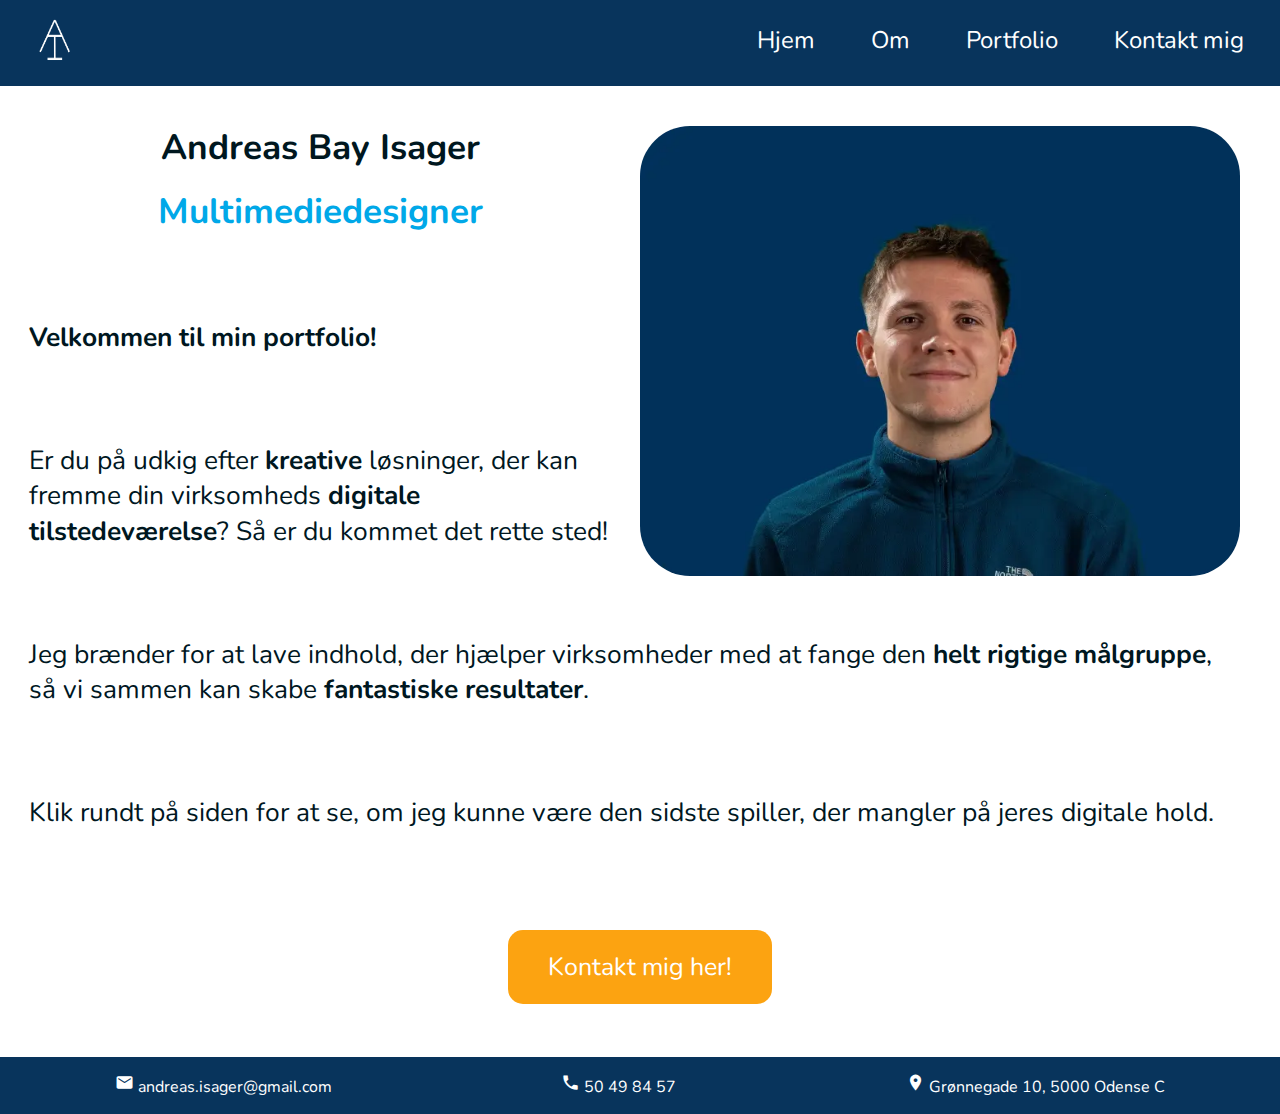
<file: index.html>
<!DOCTYPE html>
<html lang="da">
<head>
    <meta charset="utf-8">
    <link href="stylesheet.css" rel="stylesheet">
    <title>andreasisager.dk</title>
    <link rel="stylesheet" href="https://fonts.googleapis.com/icon?family=Material+Icons">
    <link rel="preconnect" href="https://fonts.googleapis.com">
    <link rel="preconnect" href="https://fonts.gstatic.com" crossorigin>
    <link href="https://fonts.googleapis.com/css2?family=Nunito:ital,wght@0,200..1000;1,200..1000&display=swap" rel="stylesheet">
</head>
<body>
<header>
    <ul class="header">
        <li class="header__logo"><a href="index.html"><img src="images/logoandreas.webp" alt="logo" width="70" height="70"></a></li>
        <li class="header__item"><a href="index.html">Hjem</a></li>
        <li class="header__item"><a href="om.html">Om</a></li>
        <li class="header__item"><a href="portfolio.html">Portfolio</a></li>
        <li class="header__item"><a href="kontaktmig.html">Kontakt mig</a></li>
    </ul>
</header>

<main>
    <div class="main">
        <div class="main__image">
            <img src="images/andreasblaabaggrund.webp" alt="profilbillede">
        </div>
        <h1 class="main__title">Andreas Bay Isager</h1>
        <h2 class="main__subtitle">Multimediedesigner</h2>
        <br>
        <h3 class="main__subsubtitle">Velkommen til min portfolio!</h3> 
        <br>
        <p class="main__text">Er du på udkig efter <b>kreative</b> løsninger, der kan fremme din virksomheds <b>digitale tilstedeværelse</b>? Så er du kommet det rette sted!</p>
        <br>
        <p class="main__text">Jeg brænder for at lave indhold, der hjælper virksomheder med at fange den <b>helt rigtige målgruppe</b>, så vi sammen kan skabe <b>fantastiske resultater</b>.</p>
        <br>
        <p class="main__text">Klik rundt på siden for at se, om jeg kunne være den sidste spiller, der mangler på jeres digitale hold.</p>
    </div>

    <div class="button__container">
        <a href="kontaktmig.html" class="button__text">Kontakt mig her!</a>
    </div>
</main>

 <footer>
    <div class="footer">
       <p> <i class="material-icons md-18 footer__icon">mail</i> andreas.isager@gmail.com</p>
       <p> <i class="material-icons md-18 footer__icon">call</i> 50 49 84 57</p>
       <p> <i class="material-icons md-18 footer__icon">location_on</i> Grønnegade 10, 5000 Odense C</p>
    </div>
</footer>
</body>
</html>
</file>
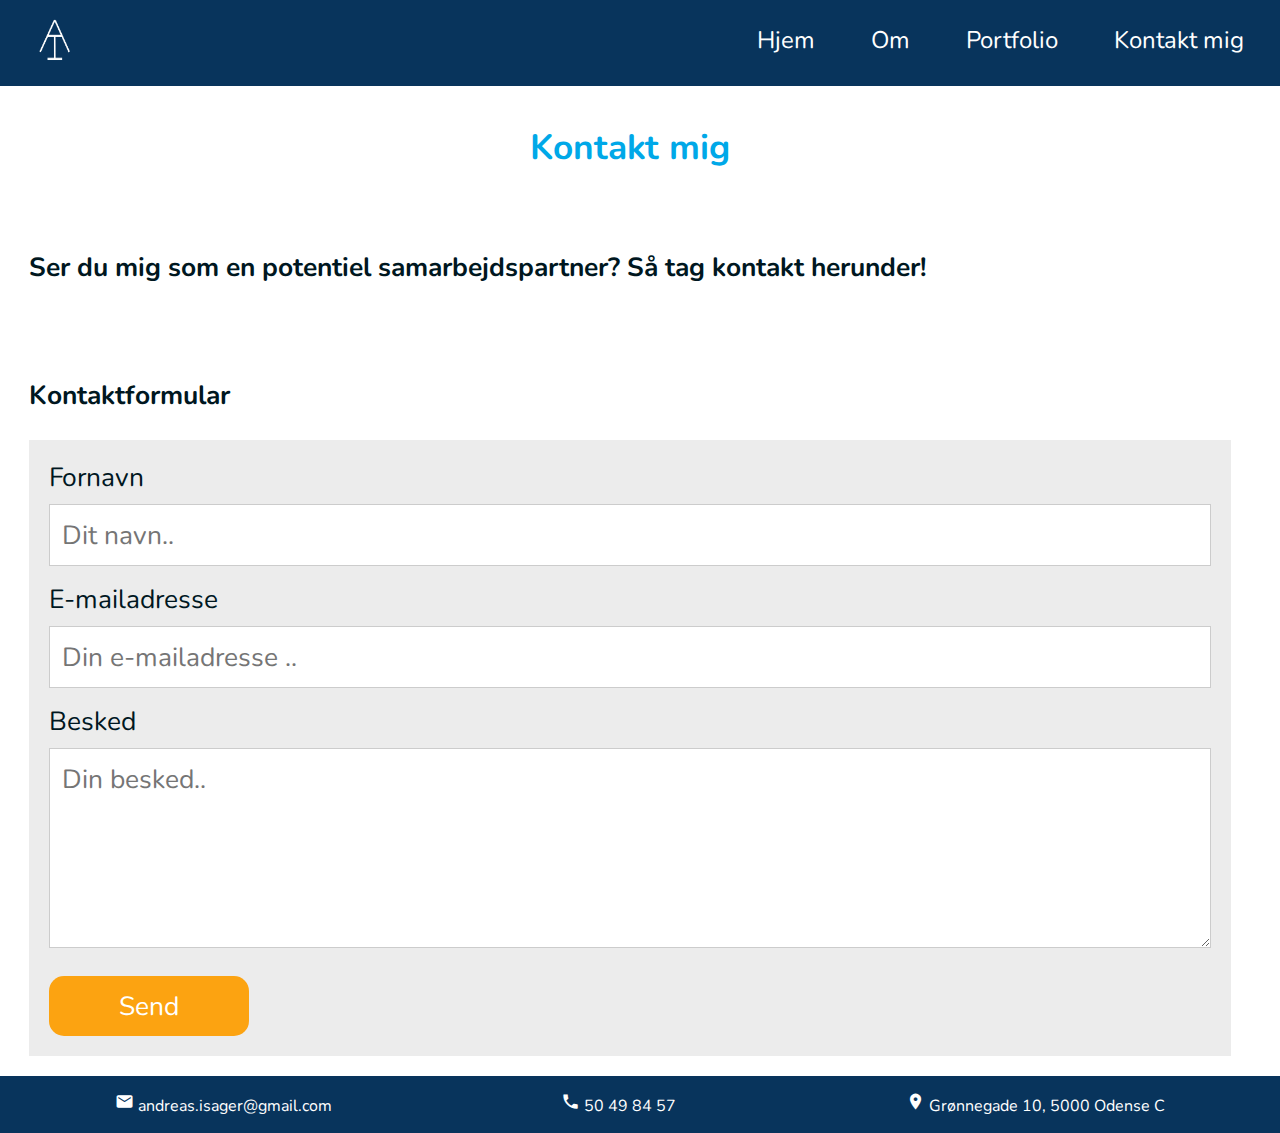
<file: kontaktmig.html>
<!DOCTYPE html>
<html lang="da">
<head>
    <meta charset="utf-8">
    <link href="stylesheet.css" rel="stylesheet">
    <title>andreasisager.dk</title>
    <link rel="stylesheet" href="https://fonts.googleapis.com/icon?family=Material+Icons">
    <link rel="preconnect" href="https://fonts.googleapis.com">
    <link rel="preconnect" href="https://fonts.gstatic.com" crossorigin>
    <link href="https://fonts.googleapis.com/css2?family=Nunito:ital,wght@0,200..1000;1,200..1000&display=swap" rel="stylesheet">
</head>
<body>
<header>
    <ul class="header">
        <li class="header__logo"><a href="index.html"><img src="images/logoandreas.webp" alt="logo" width="70" height="70"></a></li>
        <li class="header__item"><a href="index.html">Hjem</a></li>
        <li class="header__item"><a href="om.html">Om</a></li>
        <li class="header__item"><a href="portfolio.html">Portfolio</a></li>
        <li class="header__item"><a href="kontaktmig.html">Kontakt mig</a></li>
    </ul>
</header>

<main>
    <div class="main">
        <h1 class="main__subtitle">Kontakt mig </h1>
        <br>
        <h3 class="main__subsubtitle">Ser du mig som en potentiel samarbejdspartner? Så tag kontakt herunder!</h3> 
    </div>

    <div class="main">
        <h3 class="main__text">Kontaktformular</h3>
        <form class="form">
            <label class="form__text--subtitle" for="fname">Fornavn</label>
            <input type="text" id="fname" name="navn" placeholder="Dit navn..">
            <label class="form__text--subtitle" for="e-mailadresse">E-mailadresse</label>
            <input type="text" id="e-mailadresse" name="e-mailadresse" placeholder="Din e-mailadresse ..">
            <label class="form__text--subtitle" for="subject">Besked</label>
            <textarea id="subject" name="subject" placeholder="Din besked.." style="height:200px"></textarea>
            <input type="submit" value="Send">
        </form>
    </div>
</main>

<footer>
    <div class="footer">
       <p> <i class="material-icons md-18 footer__icon">mail</i> andreas.isager@gmail.com</p>
       <p> <i class="material-icons md-18 footer__icon">call</i> 50 49 84 57</p>
       <p> <i class="material-icons md-18 footer__icon">location_on</i> Grønnegade 10, 5000 Odense C</p>
    </div>
</footer>
</body>
</html>
</file>
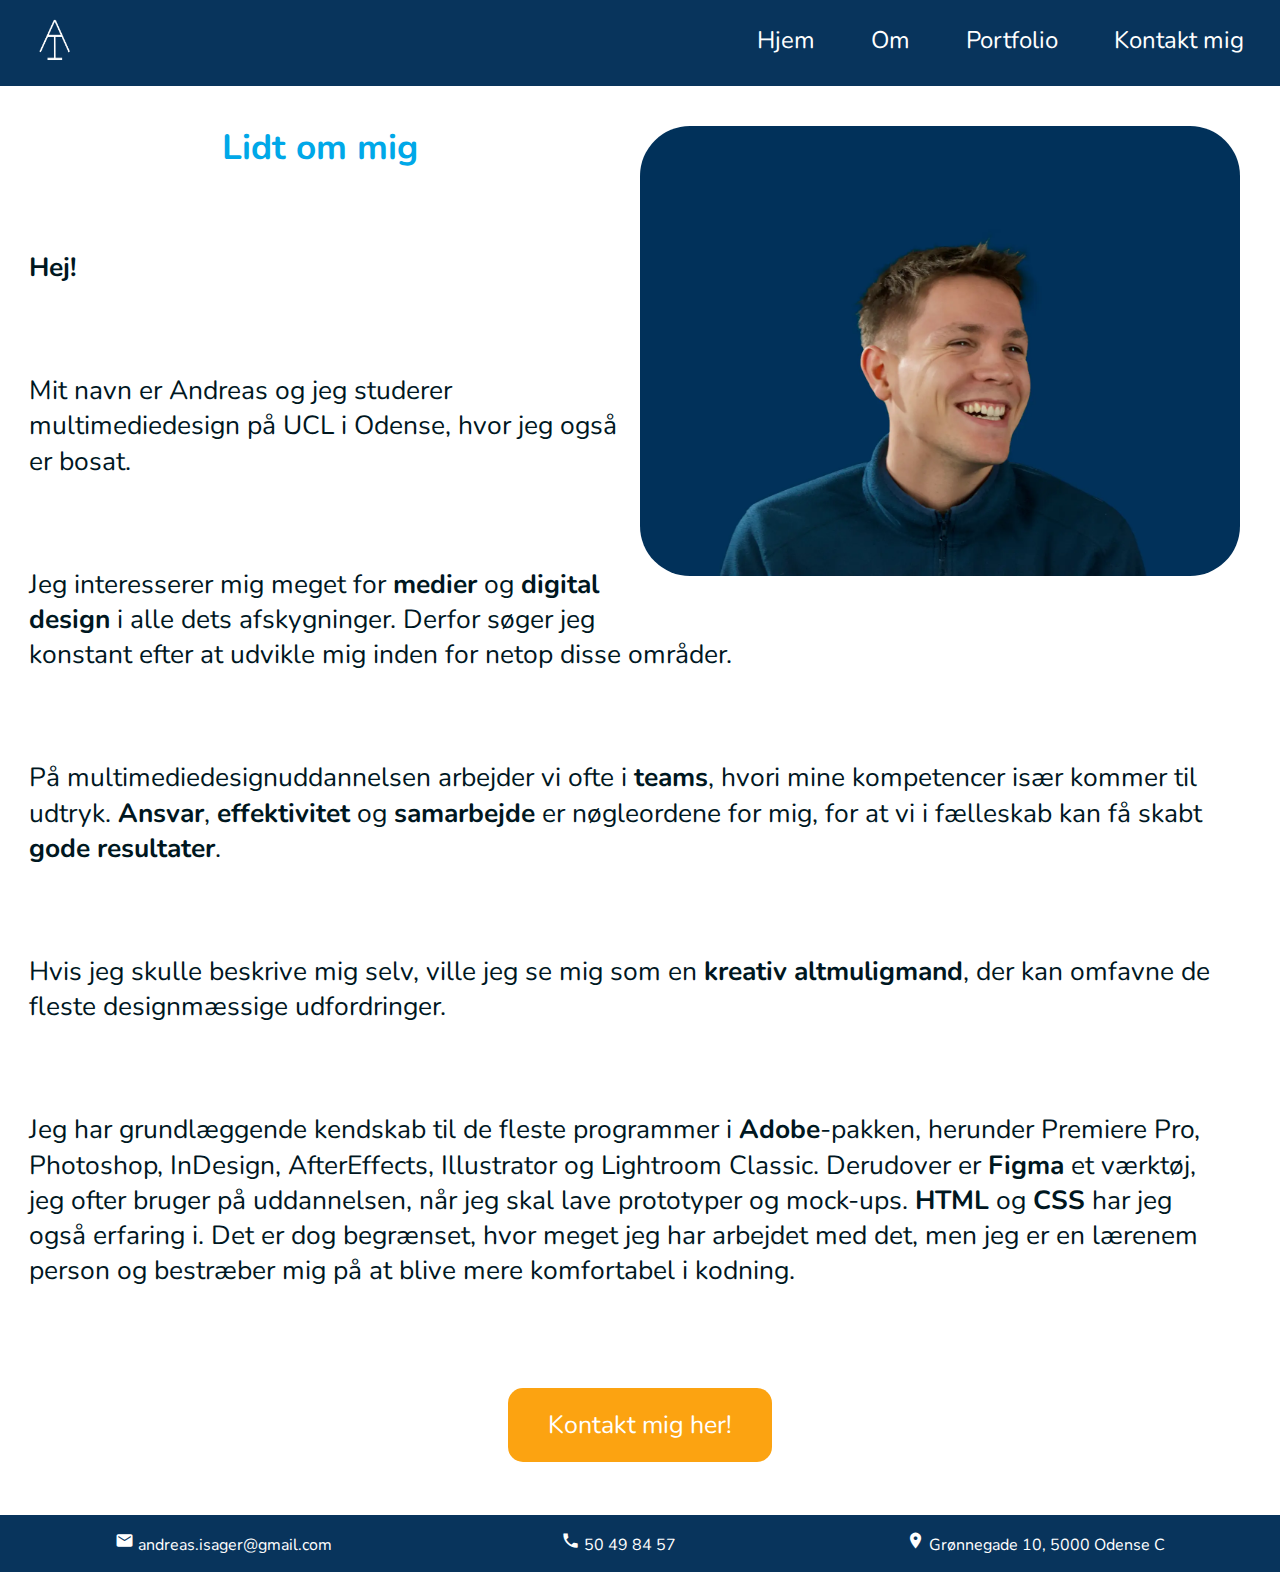
<file: om.html>
<!DOCTYPE html>
<html lang="da">
<head>
    <meta charset="utf-8">
    <link href="stylesheet.css" rel="stylesheet">
    <title>andreasisager.dk</title>
    <link rel="stylesheet" href="https://fonts.googleapis.com/icon?family=Material+Icons">
    <link rel="preconnect" href="https://fonts.googleapis.com">
    <link rel="preconnect" href="https://fonts.gstatic.com" crossorigin>
    <link href="https://fonts.googleapis.com/css2?family=Nunito:ital,wght@0,200..1000;1,200..1000&display=swap" rel="stylesheet">
</head>
<body>
<header>
    <ul class="header">
        <li class="header__logo"><a href="index.html"><img src="images/logoandreas.webp" alt="logo" width="70" height="70"></a></li>
        <li class="header__item"><a href="index.html">Hjem</a></li>
        <li class="header__item"><a href="om.html">Om</a></li>
        <li class="header__item"><a href="portfolio.html">Portfolio</a></li>
        <li class="header__item"><a href="kontaktmig.html">Kontakt mig</a></li>
    </ul>
</header>

<main>
    <div class="main">
        <div class="main__image">
            <img src="images/ombillede.webp" alt="ommbillede">
        </div>
        <h1 class="main__subtitle">Lidt om mig</h1>
        <br>
        <h3 class="main__subsubtitle">Hej!</h3> 
        <br>
        <p class="main__text">Mit navn er Andreas og jeg studerer multimediedesign på UCL i Odense, hvor jeg også er bosat.</p>
        <br>
        <p class="main__text">Jeg interesserer mig meget for <b>medier</b> og <b>digital design</b> i alle dets afskygninger. Derfor søger jeg konstant efter at udvikle mig inden for netop disse områder.</p> 
        <br>
        <p class="main__text">På multimediedesignuddannelsen arbejder vi ofte i <b>teams</b>, hvori mine kompetencer især kommer til udtryk. <b>Ansvar</b>, <b>effektivitet</b> og <b>samarbejde</b> er nøgleordene for mig, for at vi i fælleskab kan få skabt <b>gode resultater</b>.</p>
        <br>
        <p class="main__text">Hvis jeg skulle beskrive mig selv, ville jeg se mig som en <b>kreativ altmuligmand</b>, der kan omfavne de fleste designmæssige udfordringer.</p>
        <br>
        <p class="main__text">Jeg har grundlæggende kendskab til de fleste programmer i <b>Adobe</b>-pakken, herunder Premiere Pro, Photoshop, InDesign, AfterEffects, Illustrator og Lightroom Classic. Derudover er <b>Figma</b> et værktøj, jeg ofter bruger på uddannelsen, når jeg skal lave prototyper og mock-ups. <b>HTML</b> og <b>CSS</b> har jeg også erfaring i. Det er dog begrænset, hvor meget jeg har arbejdet med det, men  jeg er en lærenem person og bestræber mig på at blive mere komfortabel i kodning. </p>
    </div>

    <div class="button__container">
        <a href="kontaktmig.html" class="button__text">Kontakt mig her!</a>
    </div>
</main>


<footer>
    <div class="footer">
        <p> <i class="material-icons md-18 footer__icon">mail</i> andreas.isager@gmail.com</p>
        <p> <i class="material-icons md-18 footer__icon">call</i> 50 49 84 57</p>
        <p> <i class="material-icons md-18 footer__icon">location_on</i> Grønnegade 10, 5000 Odense C</p>
    </div>
</footer>
</body>
</html>
</file>
<file: stylesheet.css>
body{
    margin: 0px;
}

*{
    font-family: "nunito";
}

/*====================HEADER====================*/
.header{
    display: flex;
    flex-direction: column;
    background-color: #08345c;
    color: white;
}

ul{
    list-style-type: none;
    margin: 0;
    padding: 0;
    width: 100%;
    text-align: center;
    font-size: 1.5em;
}

.header__item{
    display: block;
    border-width: 2px;
    padding: 18px 20px;
    text-decoration: none;
}

/*logo i header*/
li:first-child{
    display: flex;
    align-self: center;
    padding: 5px 20px;
}

/* for at holde mine anchortags(links) hvide*/
a{
    text-decoration: none; 
    border-color: white;
    color: white;
}

/* paa denne maade kommer der ikke hover-effekt over navn/logo, som altsaa er first child*/
a:hover{
    color: #00A8E8;
}

/*====================INDEX====================*/
/*billede på indexsiden*/
.main__image img{
    width: 499px;
    height: 370px;
    border-radius: 50px;
}

/*overskrift på index*/
.main__title{
    color: #00171F;
    text-align: center;
}

/*underoverskrift på index, om og portfolio*/
.main__subtitle{
    color: #00A8E8;
    font-size: 2em;
}

.main__subsubtitle{
    margin-left: 9px;
    color: #00171F;
    text-align: left;
    font-size: 1.5em;
}

/*brødtekst*/
.main {
    flex: auto;
    background-color: #FFFFFF;
    padding: 20px;
    color: #00171F;
    text-align: center;
    line-height: 200%;
}

.main__text {
    text-align: left;
    margin-left: 9px;
    margin-right: 9px;
    font-size: 1.5em;
}

/*====================PORTFOLIO====================*/
/*billeder + deres boks udenoms placering og størrelse på portfolio-siden*/
.portfolio__area {
    display: flex;
    flex-wrap: wrap;
    justify-content: space-evenly;
    gap: 20px;
  }
  
  .container {
    position: relative;
    width: 400px;
    height: 380px;  
    border: 20px solid #08345c;
  }
  
  .image {
    width: 100%; 
    height: 100%;  
    object-fit: cover;  /*så billedet fylder rammen*/
  }
  
  .overlay{
    position: absolute;
    top: 0;
    bottom: 0;
    left: 0;
    right: 0;
    opacity: 0;
    transition: .5s ease;
    background-color: rgba(0, 168, 232, 0.7); /*har brugt rgb her, da jeg ellers ikke kunne få opacitien til at virke*/
  }
  
  .container:hover .overlay {
    opacity: 1;
  }
  
  .portfolio__text {
    color: white;
    font-size: 1.5em;
    position: absolute;
    top: 50%;
    left: 50%;
    transform: translate(-50%, -50%);
    text-align: center;
  }

/*====================BUTTON====================*/
.button__container {
    display: flex;
    justify-content: center; 
    align-items: center;     
    height: 20vh;
    background-color: #FFFFFF;
}

.button__text {
    background-color: #FCA311;
    border: none;
    color: white;
    padding: 15px 32px;
    text-align: center;
    text-decoration: none;
    font-size: 1.5em;
    cursor: pointer;
    border-radius: 15px;
}

.button__text:hover {
    color: white;
    background-color: #00A8E8; 
    box-shadow: 0 12px 16px 0 rgba(0,0,0,0.24), 0 17px 50px 0 rgba(0,0,0,0.19);
}

/*====================CONTACT FORM====================*/
input[type=text], select, textarea {
  width: 100%;
  padding: 12px;
  border: 1px solid #ccc;
  border-radius: 0px;
  box-sizing: border-box;
  margin-top: 6px;
  margin-bottom: 16px;
  resize: vertical;
  font-size: 1.5em;
}

input[type=submit] {
  background-color: #FCA311;
  color: white;
  padding: 12px 70px;
  border: none;
  text-align: center;
  text-decoration: none;
  font-size: 1.5em ;
  border-radius: 15px;
  cursor: pointer;
}

input[type=submit]:hover {
background-color: #00A8E8; 
box-shadow: 0 12px 16px 0 rgba(0,0,0,0.24), 0 17px 50px 0 rgba(0,0,0,0.19);
}

.form {
  border-radius: 0px;
  background-color: #ececec;
  padding: 20px;
  margin-left: 9px;
  margin-right: 9px;
}

.form__text--subtitle{
    font-size: 1.5em;
}

/*====================FOOTER====================*/
.footer {
    background-color: #003459;
    color: #ffffff;
    display: flex;
    justify-content: center;
    align-items: center;
    flex-direction: column;
    font-size: 1.5em;
}

/*ikoner i footeren*/
.material-icons.md-18{
    font-size: 1.2em;
}

/*media queries til computer*/
@media only screen and (min-width: 1024px){

    /*====================HEADER====================*/
    /*headeren skal kører på langs*/
    .header {
        flex-direction: row;
        justify-content: flex-end;
    }

    /*skriftstørrelsen skal blive større på computer*/
    .header__item{
        border-width: 0px;
        font-size: 1em;
        padding-bottom: 0%;
        padding-top: 24px;
        padding-right: 36px;
    }

    /*logo skal blive til venstre*/
    li:first-child{
       margin-right: auto;
       padding-bottom: 0%;  
       padding-top: 8px;
    }

    /*====================TEKST====================*/
    /*skriftstørrelsen på brødtekst skal tilpasses*/
    .main {
        flex: auto;
        background-color: white;
        padding: 20px;
        color: #00171F;
        text-align: left;
        line-height: 200%;
        font-size: 1.1em;
        margin-right: 20px;
    }

    .main__subtitle{
        color: #00A8E8;
        font-size: 2em;
        text-align: center;
    }

    .main__subsubtitle{
        font-size: 1.5em;
    }
    
    /*====================IMAGES====================*/
    /* mit billede på forsiden skal vokse sig stoerre*/
    .main__image img{
        float: right;
        width: 600px;
        height: 450px;
        margin-bottom: 50px;
        margin-left: 20px;
        margin-top: 20px;
    }


    /*====================CONTACT FORM====================*/
    input[type=text], select, textarea {
    width: 100%;
    padding: 12px;
    border: 1px solid #ccc;
    border-radius: 0px;
    box-sizing: border-box;
    margin-top: 6px;
    margin-bottom: 16px;
    resize: vertical;
    font-size: 1.5em;
    }
  
    input[type=submit] {
    background-color: #FCA311;
    color: white;
    padding: 12px 70px;
    border: none;
    text-align: center;
    text-decoration: none;
    font-size: 1.5em ;
    border-radius: 15px;
    cursor: pointer;
    }

    /*====================BUTTON====================*/
    /* knappen skal blive større*/
    .button__text {
        background-color: #FCA311;
        border: none;
        color: white;
        padding: 20px 40px;
        text-align: center;
        text-decoration: none;
        font-size: 25px;
        cursor: pointer;
        border-radius: 15px;
    }   

    /*knappen skal være centreret på computer også*/
    .button__container {
        width: 100%; 
        height: 20vh; 
        display: flex;
        justify-content: center; 
        align-items: center;     
    }

    /*====================FOOTER====================*/
    /*footeren skal kører på langs*/
    .footer {
        background-color: #08345c;
        color: #ffffff;
        display: flex;
        justify-content:space-around;
        flex-direction: row;
        font-size: 1em;
        flex-wrap: wrap;
    }
}
</file>
